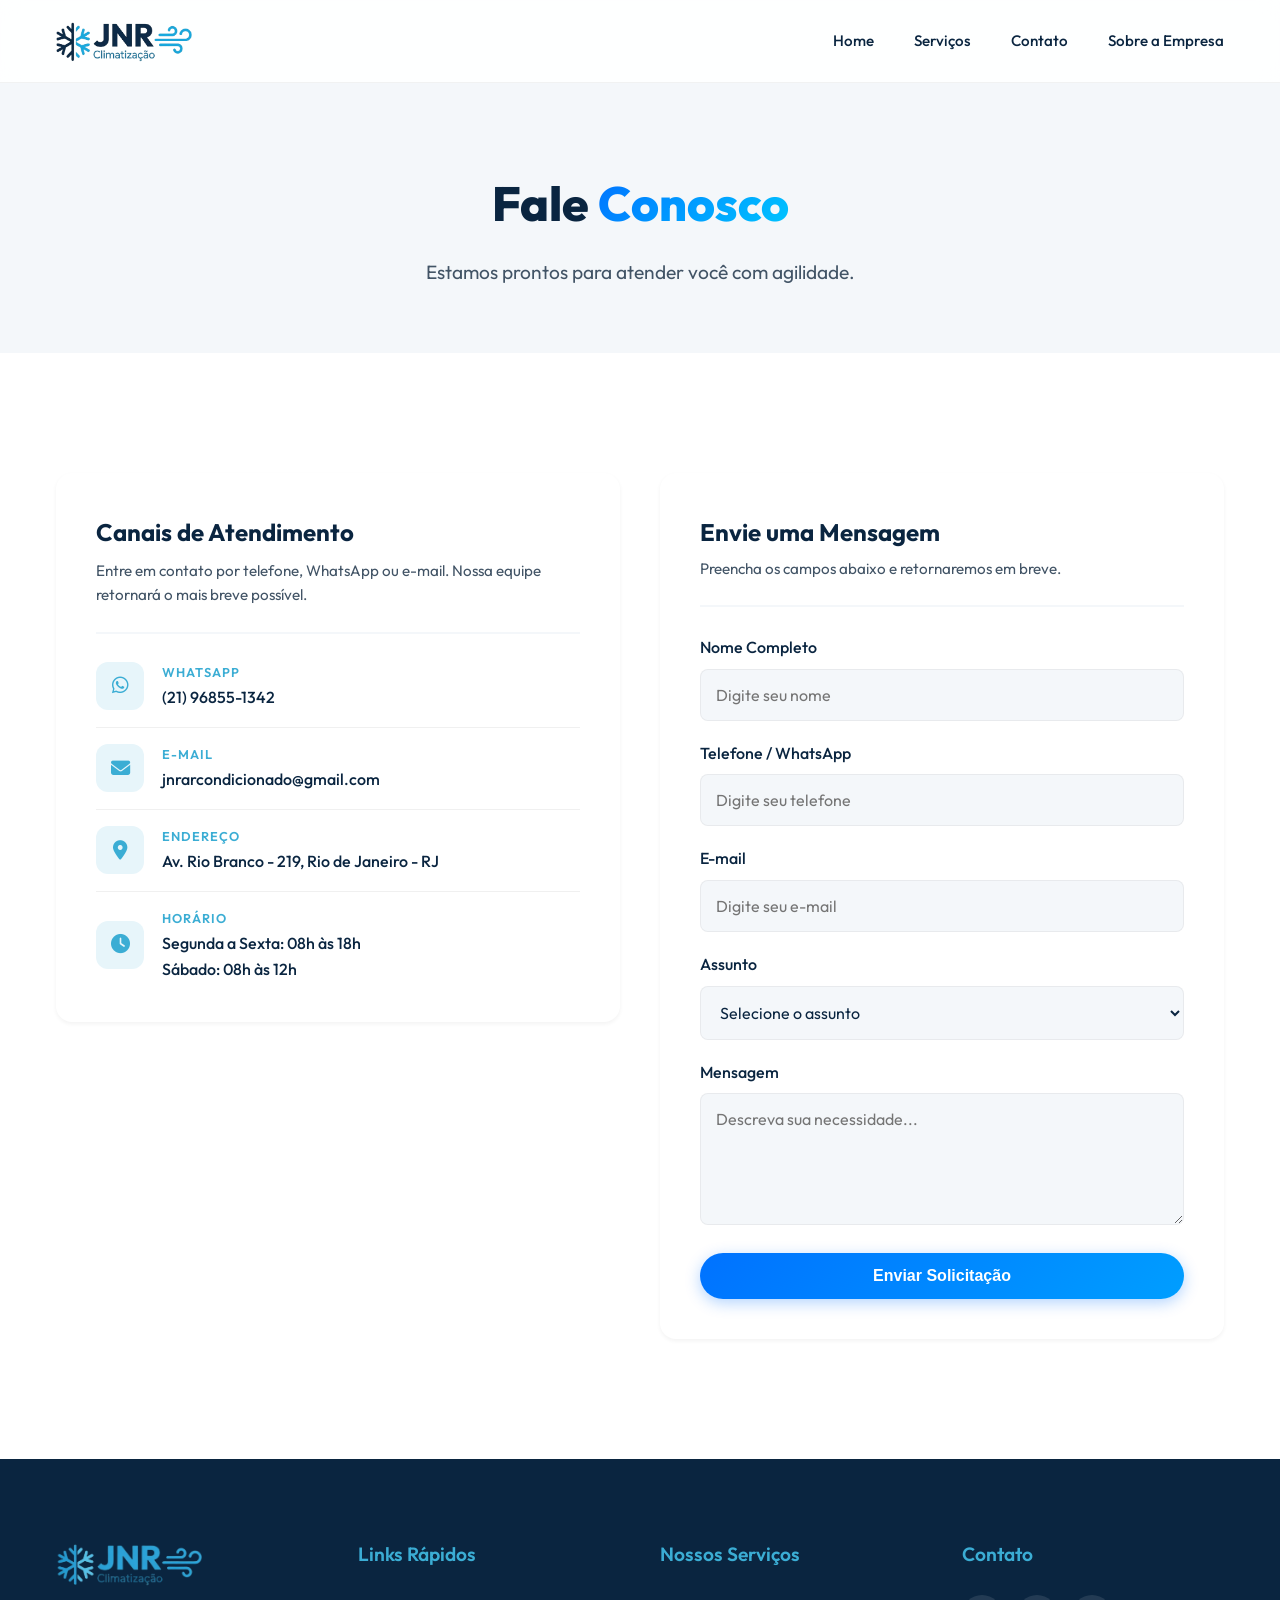
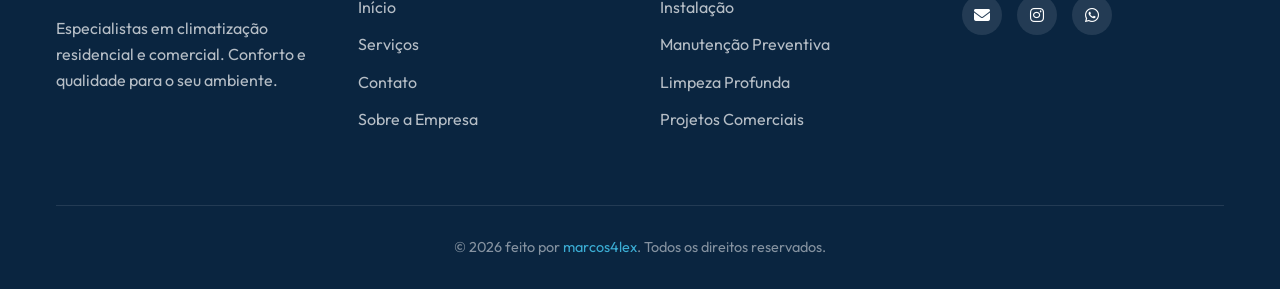
<file: contato.html>
<!DOCTYPE html>
<html lang="pt-BR">

<head>
    <meta charset="UTF-8">
    <meta name="viewport" content="width=device-width, initial-scale=1.0">
    <title>JNR Climatização</title>
    <link rel="icon" type="image/png" href="assets/logos/logo-ico.png">
    <meta name="description"
        content="Entre em contato com a Wagner Ar-Condicionado. Solicite um orçamento ou agende uma visita técnica.">

    <!-- Google Fonts -->
    <link rel="preconnect" href="https://fonts.googleapis.com">
    <link rel="preconnect" href="https://fonts.gstatic.com" crossorigin>
    <link href="https://fonts.googleapis.com/css2?family=Outfit:wght@300;400;500;600;700&display=swap" rel="stylesheet">

    <!-- CSS -->
    <link rel="stylesheet" href="css/style.css">
    <!-- FontAwesome -->
    <link rel="stylesheet" href="https://cdnjs.cloudflare.com/ajax/libs/font-awesome/6.4.0/css/all.min.css">
</head>

<body>
    <!-- Navbar -->
    <header id="header">
        <nav class="container">
            <div class="logo">
                <img src="assets/logos/logo1.png" alt="JNR Climatização"
                    style="max-height: 40px; vertical-align: middle;">
            </div>
            <div class="menu-toggle" id="mobile-menu">
                <span class="bar"></span>
                <span class="bar"></span>
                <span class="bar"></span>
            </div>
            <ul class="nav-links">
                <li><a href="index.html">Home</a></li>
                <li><a href="servicos.html">Serviços</a></li>
                <li><a href="contato.html">Contato</a></li>
                <li><a href="sobre.html">Sobre a Empresa</a></li>
            </ul>
        </nav>
    </header>

    <main>
        <!-- Page Header -->
        <section class="page-header">
            <div class="container">
                <h1>Fale <span class="text-gradient">Conosco</span></h1>
                <p>Estamos prontos para atender você com agilidade.</p>
            </div>
        </section>

        <!-- Contact Section -->
        <section id="contato-page" class="service-detail">
            <div class="container">
                <div class="contact-wrapper">
                    <div class="contact-info card">
                        <h3>Canais de Atendimento</h3>
                        <p>Entre em contato por telefone, WhatsApp ou e-mail. Nossa equipe retornará o mais breve
                            possível.</p>

                        <div class="info-item">
                            <i class="fa-brands fa-whatsapp"></i>
                            <div>
                                <h4>WhatsApp</h4>
                                <p>(21) 96855-1342</p>
                            </div>
                        </div>

                        <div class="info-item">
                            <i class="fa-solid fa-envelope"></i>
                            <div>
                                <h4>E-mail</h4>
                                <p class="company-email"></p>
                            </div>
                        </div>

                        <div class="info-item">
                            <i class="fa-solid fa-location-dot"></i>
                            <div>
                                <h4>Endereço</h4>
                                <p>Av. Rio Branco - 219, Rio de Janeiro - RJ</p>
                            </div>
                        </div>

                        <div class="info-item">
                            <i class="fa-solid fa-clock"></i>
                            <div>
                                <h4>Horário</h4>
                                <p>Segunda a Sexta: 08h às 18h</p>
                                <p>Sábado: 08h às 12h</p>
                            </div>
                        </div>
                    </div>

                    <div class="contact-form card">
                        <h3>Envie uma Mensagem</h3>
                        <p>Preencha os campos abaixo e retornaremos em breve.</p>
                        <form>
                            <div class="form-group">
                                <label>Nome Completo</label>
                                <input type="text" placeholder="Digite seu nome" required>
                            </div>
                            <div class="form-group">
                                <label>Telefone / WhatsApp</label>
                                <input type="tel" placeholder="Digite seu telefone" required>
                            </div>
                            <div class="form-group">
                                <label>E-mail</label>
                                <input type="email" placeholder="Digite seu e-mail" required>
                            </div>
                            <div class="form-group">
                                <label>Assunto</label>
                                <select required>
                                    <option value="" disabled selected>Selecione o assunto</option>
                                    <option value="manutencao">Manutenção Preventiva</option>
                                    <option value="corretiva">Manutenção Corretiva</option>
                                    <option value="instalacao">Instalação</option>
                                    <option value="higienizacao">Higienização</option>
                                    <option value="orcamento">Orçamento</option>
                                    <option value="duvida">Dúvidas</option>
                                </select>
                            </div>
                            <div class="form-group">
                                <label>Mensagem</label>
                                <textarea placeholder="Descreva sua necessidade..." rows="5" required></textarea>
                            </div>
                            <button type="submit" class="btn-primary" style="width: 100%;">Enviar Solicitação</button>
                        </form>
                    </div>
                </div>
            </div>
        </section>
    </main>

    <footer>
        <div class="container">
            <div class="footer-grid">
                <div class="footer-col">
                    <img src="assets/logos/logo2.png" alt="JNR Climatização"
                        style="max-height: 50px; margin-bottom: 20px;">
                    <p>Especialistas em climatização residencial e comercial. Conforto e qualidade para o seu ambiente.
                    </p>
                </div>
                <div class="footer-col">
                    <h4>Links Rápidos</h4>
                    <ul class="footer-links">
                        <li><a href="index.html">Início</a></li>
                        <li><a href="servicos.html">Serviços</a></li>
                        <li><a href="contato.html">Contato</a></li>
                        <li><a href="sobre.html">Sobre a Empresa</a></li>
                    </ul>
                </div>
                <div class="footer-col">
                    <h4>Nossos Serviços</h4>
                    <ul class="footer-links">
                        <li><a href="servicos.html">Instalação</a></li>
                        <li><a href="servicos.html">Manutenção Preventiva</a></li>
                        <li><a href="servicos.html">Limpeza Profunda</a></li>
                        <li><a href="servicos.html">Projetos Comerciais</a></li>
                    </ul>
                </div>
                <div class="footer-col">
                    <h4>Contato</h4>
                    <div class="social-links">
                        <a href="mailto:jnrarcondicionado@gmail.com" class="social-link" aria-label="E-mail">
                            <i class="fa-solid fa-envelope"></i>
                        </a>
                        <a href="https://www.instagram.com/jnrclimatizacaoar?igsh=a3k0N3pocHFoZ3V6" class="social-link"
                            target="_blank" rel="noopener noreferrer" aria-label="Instagram">
                            <i class="fa-brands fa-instagram"></i>
                        </a>
                        <a href="https://wa.me/5521968551342" class="social-link" target="_blank"
                            rel="noopener noreferrer" aria-label="WhatsApp">
                            <i class="fa-brands fa-whatsapp"></i>
                        </a>
                    </div>
                </div>
            </div>
            <div class="footer-bottom">
                <p>&copy; 2026 feito por <a href="https://marcos4lex.dev" target="_blank" rel="noopener noreferrer"
                        style="color: var(--color-secondary);">marcos4lex</a>. Todos os direitos reservados.</p>
            </div>
        </div>
    </footer>

    <!-- JS -->
    <script src="js/script.js"></script>
</body>

</html>
</file>
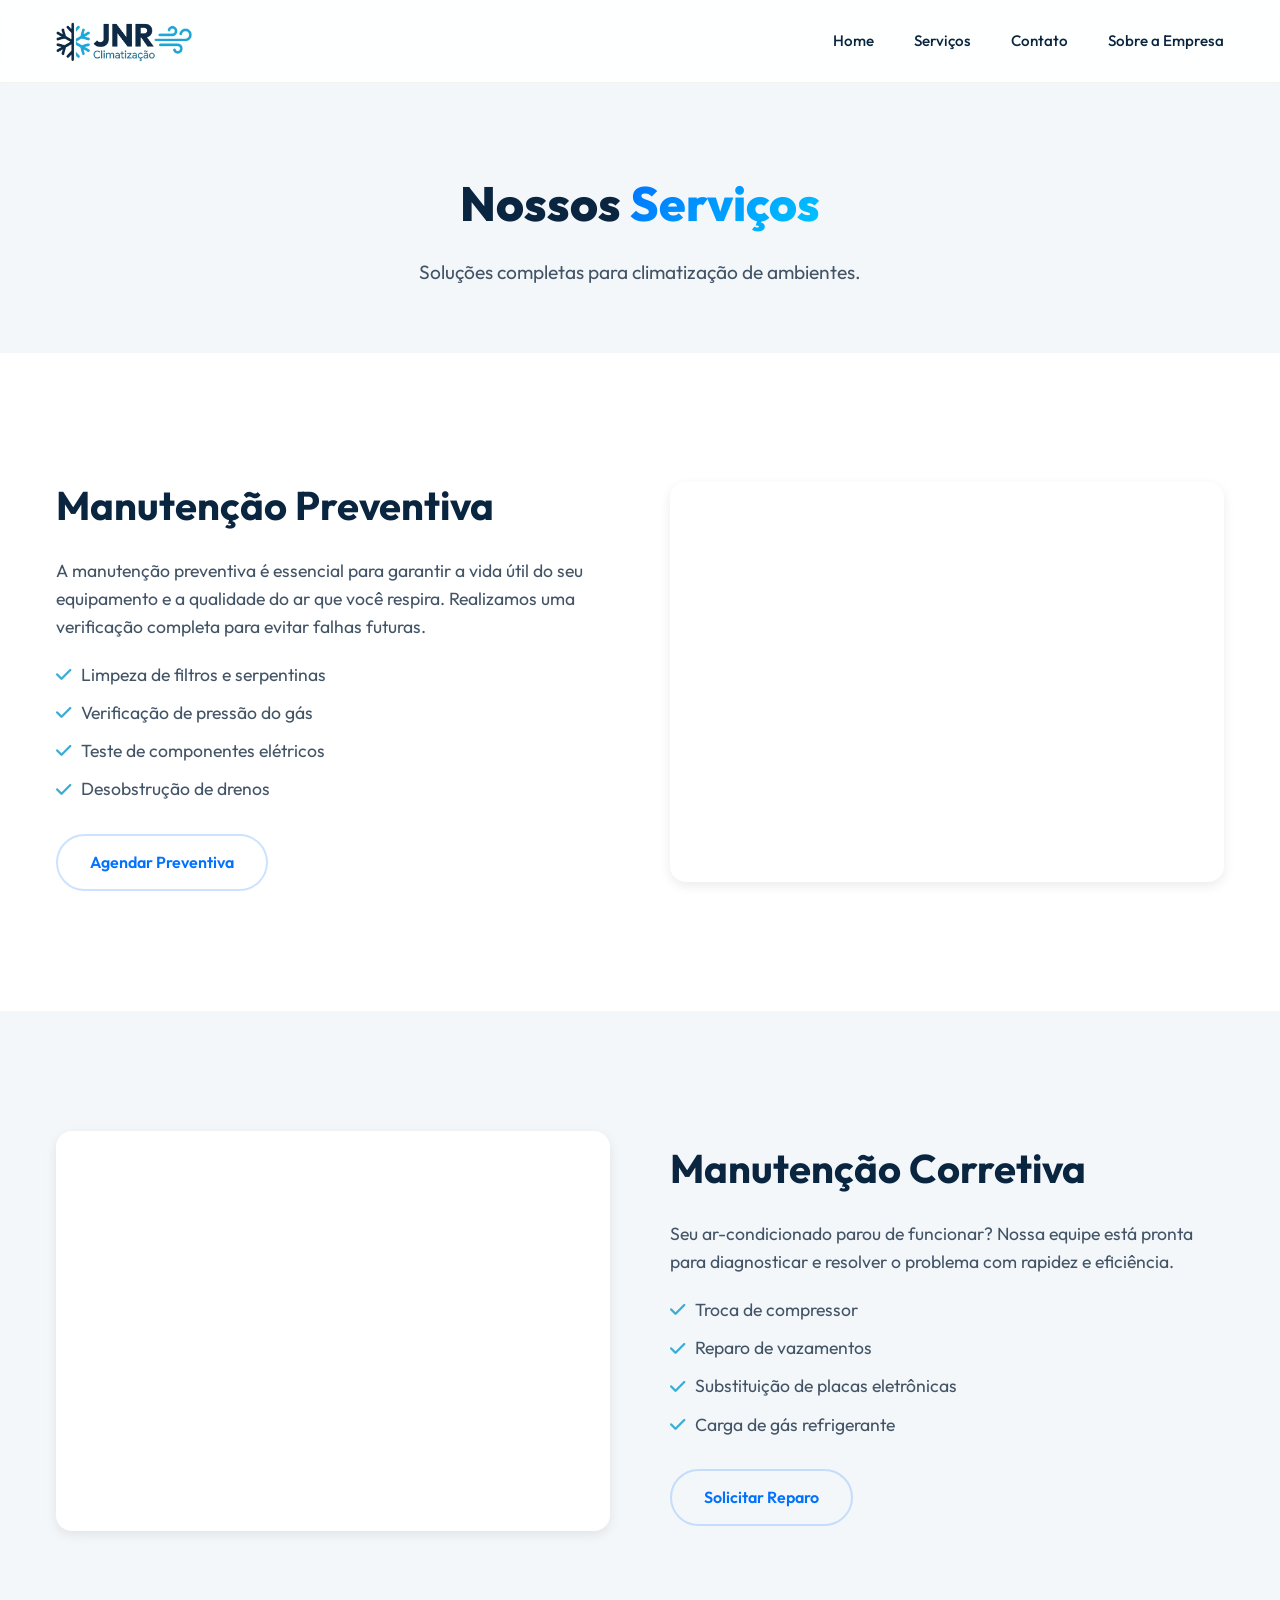
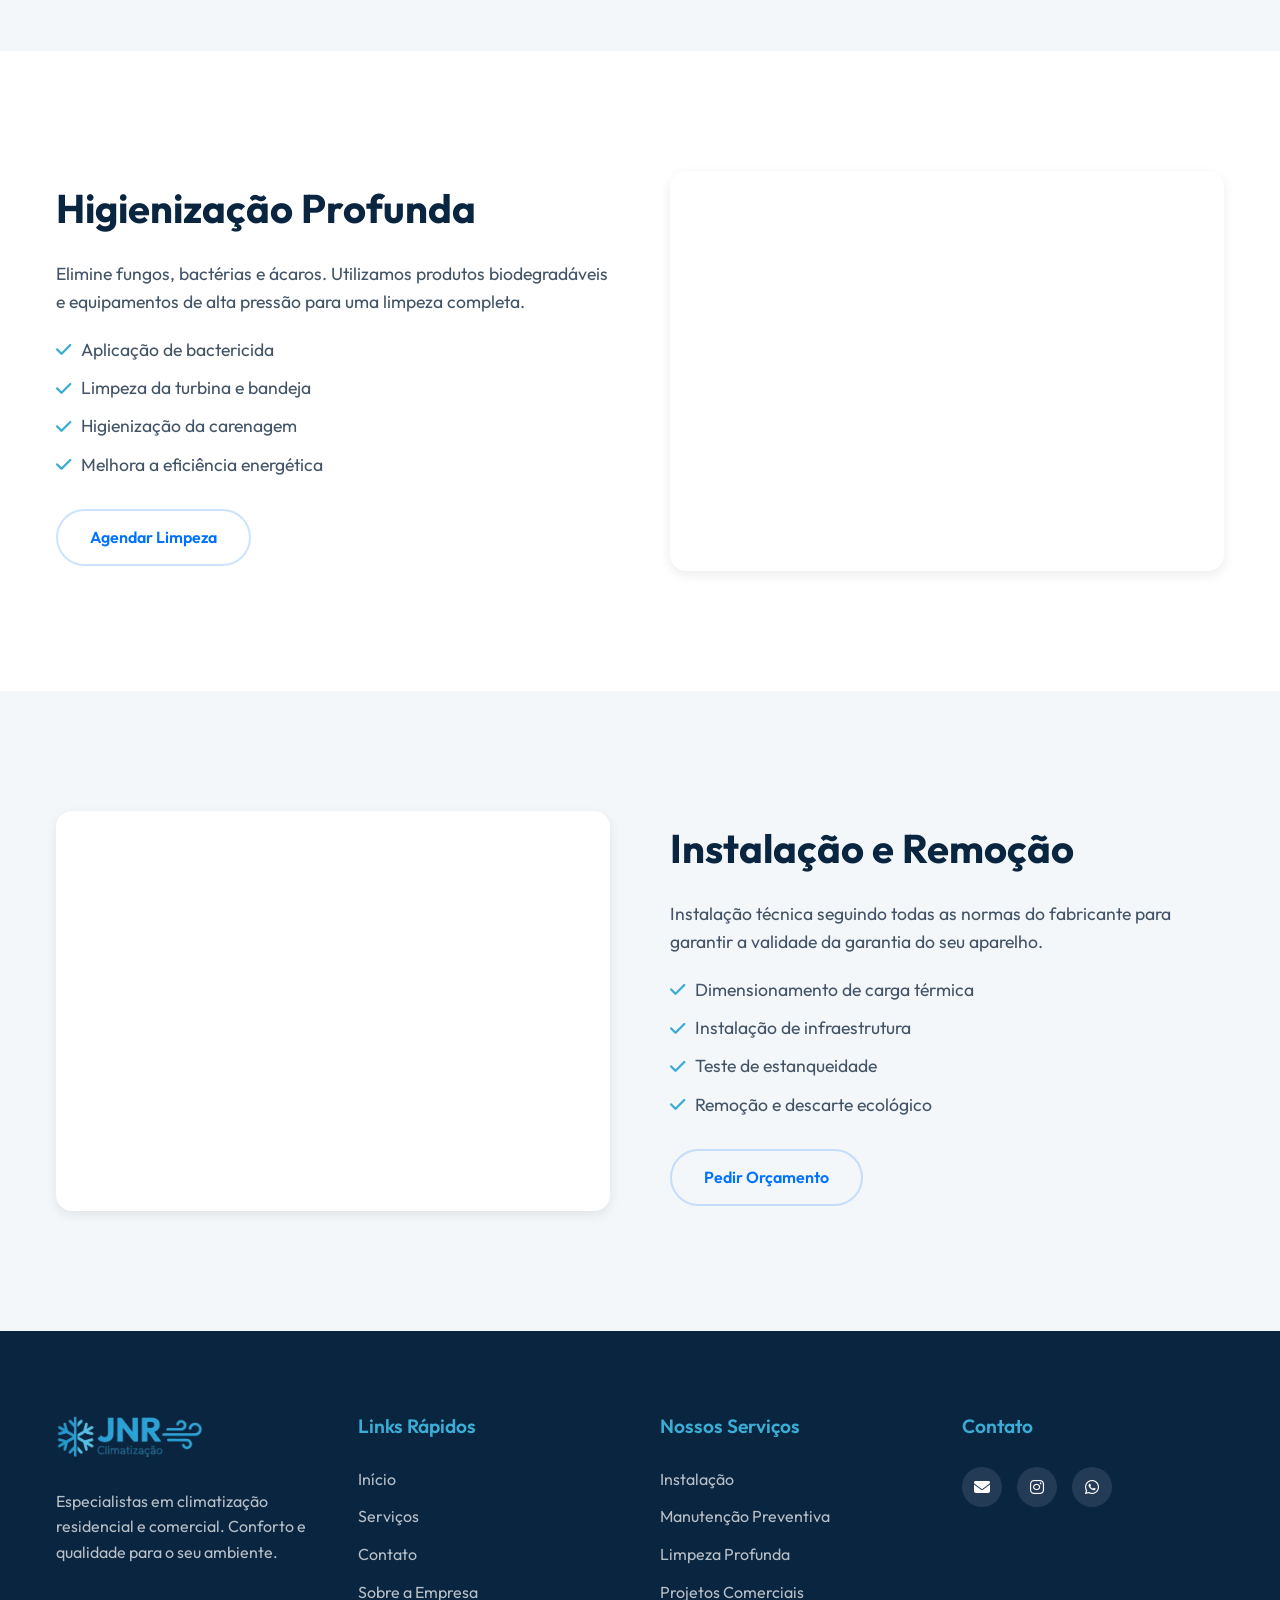
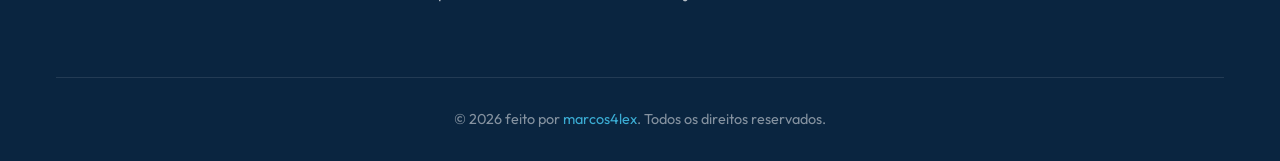
<file: servicos.html>
<!DOCTYPE html>
<html lang="pt-BR">

<head>
    <meta charset="UTF-8">
    <meta name="viewport" content="width=device-width, initial-scale=1.0">
    <title>JNR Climatização</title>
    <link rel="icon" type="image/png" href="assets/logos/logo-ico.png">
    <meta name="description"
        content="Conheça nossos serviços de manutenção, instalação e higienização de ar-condicionado.">

    <!-- Google Fonts -->
    <link rel="preconnect" href="https://fonts.googleapis.com">
    <link rel="preconnect" href="https://fonts.gstatic.com" crossorigin>
    <link href="https://fonts.googleapis.com/css2?family=Outfit:wght@300;400;500;600;700&display=swap" rel="stylesheet">

    <!-- CSS -->
    <link rel="stylesheet" href="css/style.css">
    <!-- FontAwesome -->
    <link rel="stylesheet" href="https://cdnjs.cloudflare.com/ajax/libs/font-awesome/6.4.0/css/all.min.css">
</head>

<body>
    <!-- Navbar -->
    <header id="header">
        <nav class="container">
            <div class="logo">
                <img src="assets/logos/logo1.png" alt="JNR Climatização"
                    style="max-height: 40px; vertical-align: middle;">
            </div>
            <div class="menu-toggle" id="mobile-menu">
                <span class="bar"></span>
                <span class="bar"></span>
                <span class="bar"></span>
            </div>
            <ul class="nav-links">
                <li><a href="index.html">Home</a></li>
                <li><a href="servicos.html">Serviços</a></li>
                <li><a href="contato.html">Contato</a></li>
                <li><a href="sobre.html">Sobre a Empresa</a></li>
            </ul>
        </nav>
    </header>

    <main>
        <!-- Page Header -->
        <section class="page-header">
            <div class="container">
                <h1>Nossos <span class="text-gradient">Serviços</span></h1>
                <p>Soluções completas para climatização de ambientes.</p>
            </div>
        </section>

        <!-- Preventative Maintenance -->
        <section id="preventiva" class="service-detail">
            <div class="container">
                <div class="service-content">
                    <div class="service-text">
                        <h2>Manutenção Preventiva</h2>
                        <p>A manutenção preventiva é essencial para garantir a vida útil do seu equipamento e a
                            qualidade do ar que você respira. Realizamos uma verificação completa para evitar falhas
                            futuras.</p>
                        <ul>
                            <li><i class="fa-solid fa-check"></i> Limpeza de filtros e serpentinas</li>
                            <li><i class="fa-solid fa-check"></i> Verificação de pressão do gás</li>
                            <li><i class="fa-solid fa-check"></i> Teste de componentes elétricos</li>
                            <li><i class="fa-solid fa-check"></i> Desobstrução de drenos</li>
                        </ul>
                        <a href="contato.html" class="btn-outline">Agendar Preventiva</a>
                    </div>
                    <div class="service-image card">
                        <video autoplay muted loop playsinline
                            style="width:100%;height:100%;object-fit:cover;border-radius:inherit;">
                            <source src="assets/manutencao/manutencao-preventiva.mp4" type="video/mp4">
                        </video>
                    </div>
                </div>
            </div>
        </section>

        <!-- Corrective Maintenance -->
        <section id="corretiva" class="service-detail alt-bg">
            <div class="container">
                <div class="service-content reverse">
                    <div class="service-text">
                        <h2>Manutenção Corretiva</h2>
                        <p>Seu ar-condicionado parou de funcionar? Nossa equipe está pronta para diagnosticar e resolver
                            o problema com rapidez e eficiência.</p>
                        <ul>
                            <li><i class="fa-solid fa-check"></i> Troca de compressor</li>
                            <li><i class="fa-solid fa-check"></i> Reparo de vazamentos</li>
                            <li><i class="fa-solid fa-check"></i> Substituição de placas eletrônicas</li>
                            <li><i class="fa-solid fa-check"></i> Carga de gás refrigerante</li>
                        </ul>
                        <a href="contato.html" class="btn-outline">Solicitar Reparo</a>
                    </div>
                    <div class="service-image card">
                        <video autoplay muted loop playsinline
                            style="width:100%;height:100%;object-fit:cover;border-radius:inherit;">
                            <source src="assets/manutencao/manutencao-corretiva.mp4" type="video/mp4">
                        </video>
                    </div>
                </div>
            </div>
        </section>

        <!-- Deep Cleaning -->
        <section id="higienizacao" class="service-detail">
            <div class="container">
                <div class="service-content">
                    <div class="service-text">
                        <h2>Higienização Profunda</h2>
                        <p>Elimine fungos, bactérias e ácaros. Utilizamos produtos biodegradáveis e equipamentos de alta
                            pressão para uma limpeza completa.</p>
                        <ul>
                            <li><i class="fa-solid fa-check"></i> Aplicação de bactericida</li>
                            <li><i class="fa-solid fa-check"></i> Limpeza da turbina e bandeja</li>
                            <li><i class="fa-solid fa-check"></i> Higienização da carenagem</li>
                            <li><i class="fa-solid fa-check"></i> Melhora a eficiência energética</li>
                        </ul>
                        <a href="contato.html" class="btn-outline">Agendar Limpeza</a>
                    </div>
                    <div class="service-image card">
                        <video autoplay muted loop playsinline
                            style="width:100%;height:100%;object-fit:cover;border-radius:inherit;">
                            <source src="assets/manutencao/higienizacao-profunda.mp4" type="video/mp4">
                        </video>
                    </div>
                </div>
            </div>
        </section>

        <!-- Installation -->
        <section id="instalacao" class="service-detail alt-bg">
            <div class="container">
                <div class="service-content reverse">
                    <div class="service-text">
                        <h2>Instalação e Remoção</h2>
                        <p>Instalação técnica seguindo todas as normas do fabricante para garantir a validade da
                            garantia do seu aparelho.</p>
                        <ul>
                            <li><i class="fa-solid fa-check"></i> Dimensionamento de carga térmica</li>
                            <li><i class="fa-solid fa-check"></i> Instalação de infraestrutura</li>
                            <li><i class="fa-solid fa-check"></i> Teste de estanqueidade</li>
                            <li><i class="fa-solid fa-check"></i> Remoção e descarte ecológico</li>
                        </ul>
                        <a href="contato.html" class="btn-outline">Pedir Orçamento</a>
                    </div>
                    <div class="service-image card">
                        <video autoplay muted loop playsinline
                            style="width:100%;height:100%;object-fit:cover;border-radius:inherit;">
                            <source src="assets/manutencao/instalacao-remocao.mp4" type="video/mp4">
                        </video>
                    </div>
                </div>
            </div>
        </section>
    </main>

    <footer>
        <div class="container">
            <div class="footer-grid">
                <div class="footer-col">
                    <img src="assets/logos/logo2.png" alt="JNR Climatização"
                        style="max-height: 50px; margin-bottom: 20px;">
                    <p>Especialistas em climatização residencial e comercial. Conforto e qualidade para o seu ambiente.
                    </p>
                </div>
                <div class="footer-col">
                    <h4>Links Rápidos</h4>
                    <ul class="footer-links">
                        <li><a href="index.html">Início</a></li>
                        <li><a href="servicos.html">Serviços</a></li>
                        <li><a href="contato.html">Contato</a></li>
                        <li><a href="sobre.html">Sobre a Empresa</a></li>
                    </ul>
                </div>
                <div class="footer-col">
                    <h4>Nossos Serviços</h4>
                    <ul class="footer-links">
                        <li><a href="servicos.html">Instalação</a></li>
                        <li><a href="servicos.html">Manutenção Preventiva</a></li>
                        <li><a href="servicos.html">Limpeza Profunda</a></li>
                        <li><a href="servicos.html">Projetos Comerciais</a></li>
                    </ul>
                </div>
                <div class="footer-col">
                    <h4>Contato</h4>
                    <div class="social-links">
                        <a href="mailto:jnrarcondicionado@gmail.com" class="social-link" aria-label="E-mail">
                            <i class="fa-solid fa-envelope"></i>
                        </a>
                        <a href="https://www.instagram.com/jnrclimatizacaoar?igsh=a3k0N3pocHFoZ3V6" class="social-link"
                            target="_blank" rel="noopener noreferrer" aria-label="Instagram">
                            <i class="fa-brands fa-instagram"></i>
                        </a>
                        <a href="https://wa.me/5521968551342" class="social-link" target="_blank"
                            rel="noopener noreferrer" aria-label="WhatsApp">
                            <i class="fa-brands fa-whatsapp"></i>
                        </a>
                    </div>
                </div>
            </div>
            <div class="footer-bottom">
                <p>&copy; 2026 feito por <a href="https://marcos4lex.dev" target="_blank" rel="noopener noreferrer"
                        style="color: var(--color-secondary);">marcos4lex</a>. Todos os direitos reservados.</p>
            </div>
        </div>
    </footer>

    <!-- JS -->
    <script src="js/script.js"></script>
</body>

</html>
</file>
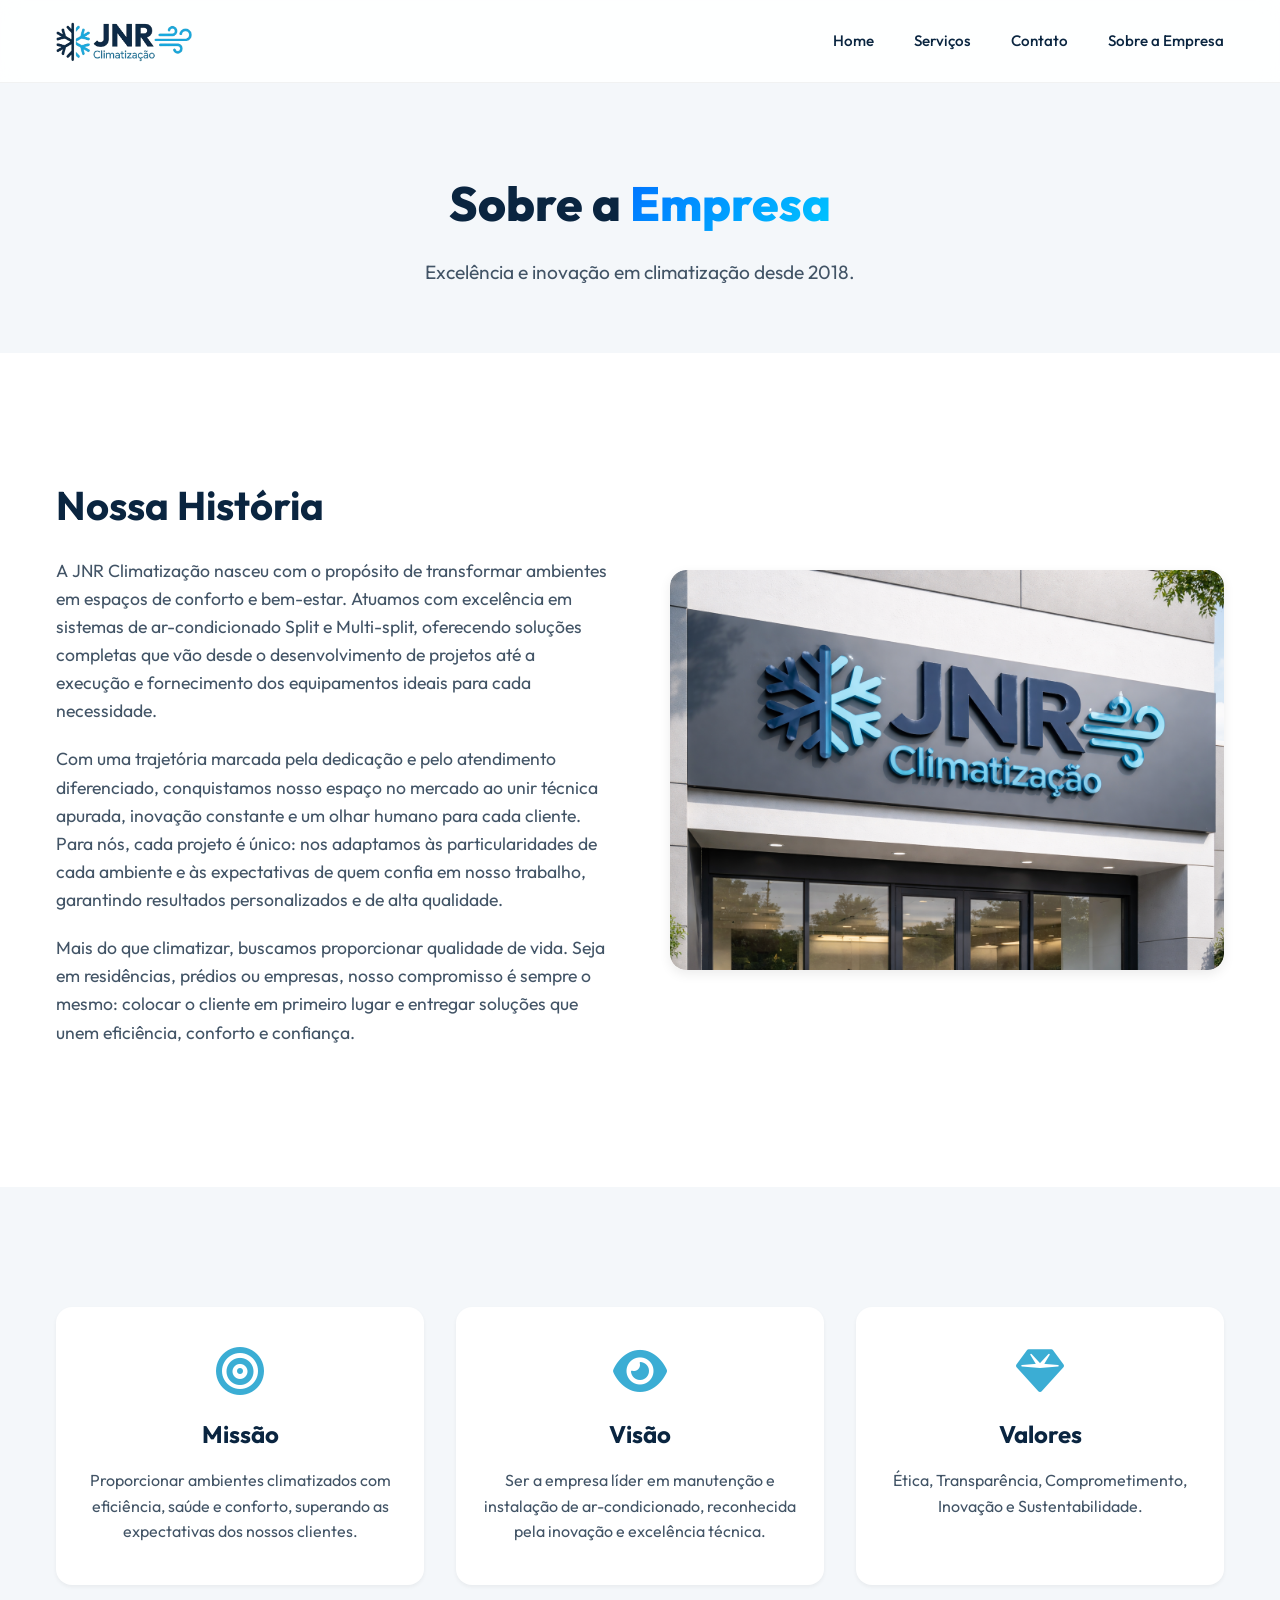
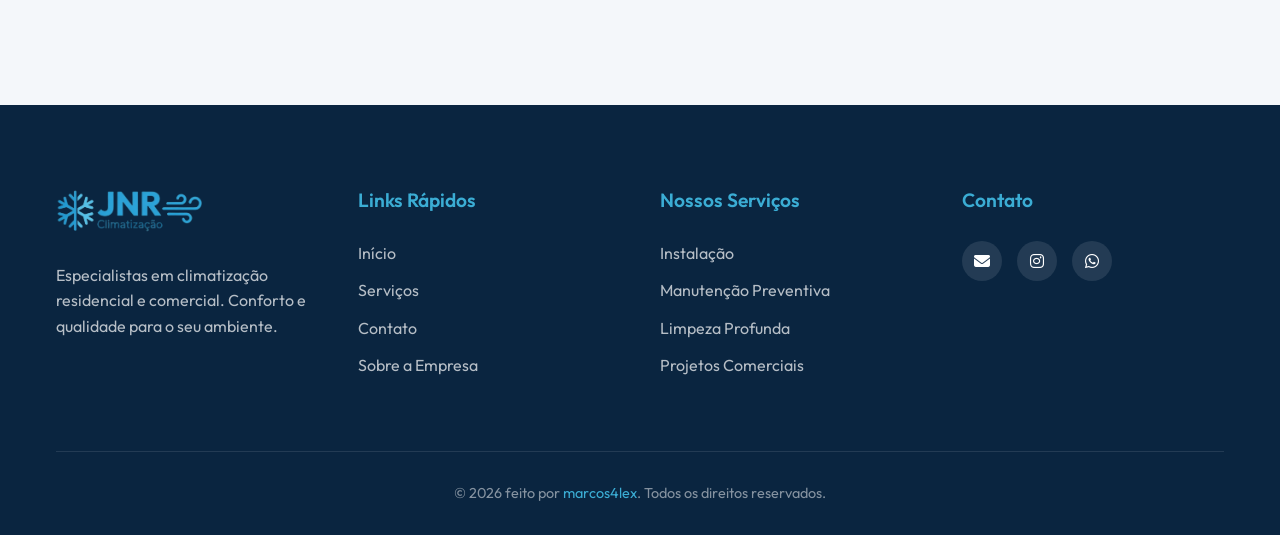
<file: sobre.html>
<!DOCTYPE html>
<html lang="pt-BR">

<head>
    <meta charset="UTF-8">
    <meta name="viewport" content="width=device-width, initial-scale=1.0">
    <title>JNR Climatização</title>
    <link rel="icon" type="image/png" href="assets/logos/logo-ico.png">
    <meta name="description" content="Conheça a história e os valores da JNR Climatização.">

    <!-- Google Fonts -->
    <link rel="preconnect" href="https://fonts.googleapis.com">
    <link rel="preconnect" href="https://fonts.gstatic.com" crossorigin>
    <link href="https://fonts.googleapis.com/css2?family=Outfit:wght@300;400;500;600;700&display=swap" rel="stylesheet">

    <!-- CSS -->
    <link rel="stylesheet" href="css/style.css">
    <!-- FontAwesome -->
    <link rel="stylesheet" href="https://cdnjs.cloudflare.com/ajax/libs/font-awesome/6.4.0/css/all.min.css">
</head>

<body>
    <!-- Navbar -->
    <header id="header">
        <nav class="container">
            <div class="logo">
                <img src="assets/logos/logo1.png" alt="JNR Climatização"
                    style="max-height: 40px; vertical-align: middle;">
            </div>
            <div class="menu-toggle" id="mobile-menu">
                <span class="bar"></span>
                <span class="bar"></span>
                <span class="bar"></span>
            </div>
            <ul class="nav-links">
                <li><a href="index.html">Home</a></li>
                <li><a href="servicos.html">Serviços</a></li>
                <li><a href="contato.html">Contato</a></li>
                <li><a href="sobre.html">Sobre a Empresa</a></li>
            </ul>
        </nav>
    </header>

    <main>
        <!-- Page Header -->
        <section class="page-header">
            <div class="container">
                <h1>Sobre a <span class="text-gradient">Empresa</span></h1>
                <p>Excelência e inovação em climatização desde 2018.</p>
            </div>
        </section>

        <!-- History Section -->
        <section id="historia" class="service-detail">
            <div class="container">
                <div class="service-content">
                    <div class="service-text">
                        <h2>Nossa História</h2>
                        <p>A JNR Climatização nasceu com o propósito de transformar ambientes em espaços de conforto e
                            bem-estar. Atuamos com excelência em sistemas de ar-condicionado Split e Multi-split,
                            oferecendo soluções completas que vão desde o desenvolvimento de projetos até a execução e
                            fornecimento dos equipamentos ideais para cada necessidade.</p>
                        <p>Com uma trajetória marcada pela dedicação e pelo atendimento diferenciado, conquistamos nosso
                            espaço no mercado ao unir técnica apurada, inovação constante e um olhar humano para cada
                            cliente. Para nós, cada projeto é único: nos adaptamos às particularidades de cada ambiente
                            e às expectativas de quem confia em nosso trabalho, garantindo resultados personalizados e
                            de alta qualidade.</p>
                        <p>Mais do que climatizar, buscamos proporcionar qualidade de vida. Seja em residências, prédios
                            ou empresas, nosso compromisso é sempre o mesmo: colocar o cliente em primeiro lugar e
                            entregar soluções que unem eficiência, conforto e confiança.</p>
                    </div>
                    <div class="service-image card" style="padding: 0;">
                        <img src="assets/fachada-loja.png" alt="Fachada da JNR Climatização"
                            style="width: 100%; height: 100%; object-fit: cover; border-radius: inherit;">
                    </div>
                </div>
            </div>
        </section>

        <!-- Mission, Vision, Values -->
        <section id="mvv" class="service-detail alt-bg">
            <div class="container">
                <div class="mvv-grid">
                    <div class="card mvv-card">
                        <i class="fa-solid fa-bullseye"></i>
                        <h3>Missão</h3>
                        <p>Proporcionar ambientes climatizados com eficiência, saúde e conforto, superando as
                            expectativas dos nossos clientes.</p>
                    </div>
                    <div class="card mvv-card">
                        <i class="fa-solid fa-eye"></i>
                        <h3>Visão</h3>
                        <p>Ser a empresa líder em manutenção e instalação de ar-condicionado, reconhecida pela inovação
                            e excelência técnica.</p>
                    </div>
                    <div class="card mvv-card">
                        <i class="fa-solid fa-gem"></i>
                        <h3>Valores</h3>
                        <p>Ética, Transparência, Comprometimento, Inovação e Sustentabilidade.</p>
                    </div>
                </div>
            </div>
        </section>
    </main>

    <footer>
        <div class="container">
            <div class="footer-grid">
                <div class="footer-col">
                    <img src="assets/logos/logo2.png" alt="JNR Climatização"
                        style="max-height: 50px; margin-bottom: 20px;">
                    <p>Especialistas em climatização residencial e comercial. Conforto e qualidade para o seu ambiente.
                    </p>
                </div>
                <div class="footer-col">
                    <h4>Links Rápidos</h4>
                    <ul class="footer-links">
                        <li><a href="index.html">Início</a></li>
                        <li><a href="servicos.html">Serviços</a></li>
                        <li><a href="contato.html">Contato</a></li>
                        <li><a href="sobre.html">Sobre a Empresa</a></li>
                    </ul>
                </div>
                <div class="footer-col">
                    <h4>Nossos Serviços</h4>
                    <ul class="footer-links">
                        <li><a href="servicos.html">Instalação</a></li>
                        <li><a href="servicos.html">Manutenção Preventiva</a></li>
                        <li><a href="servicos.html">Limpeza Profunda</a></li>
                        <li><a href="servicos.html">Projetos Comerciais</a></li>
                    </ul>
                </div>
                <div class="footer-col">
                    <h4>Contato</h4>
                    <div class="social-links">
                        <a href="mailto:jnrarcondicionado@gmail.com" class="social-link" aria-label="E-mail">
                            <i class="fa-solid fa-envelope"></i>
                        </a>
                        <a href="https://www.instagram.com/jnrclimatizacaoar?igsh=a3k0N3pocHFoZ3V6" class="social-link"
                            target="_blank" rel="noopener noreferrer" aria-label="Instagram">
                            <i class="fa-brands fa-instagram"></i>
                        </a>
                        <a href="https://wa.me/5521968551342" class="social-link" target="_blank"
                            rel="noopener noreferrer" aria-label="WhatsApp">
                            <i class="fa-brands fa-whatsapp"></i>
                        </a>
                    </div>
                </div>
            </div>
            <div class="footer-bottom">
                <p>&copy; 2026 feito por <a href="https://marcos4lex.dev" target="_blank" rel="noopener noreferrer"
                        style="color: var(--color-secondary);">marcos4lex</a>. Todos os direitos reservados.</p>
            </div>
        </div>
    </footer>

    <!-- JS -->
    <script src="js/script.js"></script>
</body>

</html>
</file>
<file: css/style.css>
:root {
    /* Color Palette - Light Theme */
    --color-primary: #0A2540;
    /* Dark Blue for Headings */
    --color-secondary: #3BADD4;
    /* Brand Blue Accent (snowflake tone) */
    --color-accent: #0072ff;
    /* Purple Accent */
    --color-text: #425466;
    /* Grey for Body Text */
    --color-bg: #FFFFFF;
    /* White Background */
    --color-bg-alt: #F4F7FA;
    /* Light Grey/Blue Background */
    --color-white: #FFFFFF;

    /* Gradients */
    --gradient-primary: linear-gradient(135deg, #0072ff 0%, #00c6ff 100%);
    --gradient-text: linear-gradient(135deg, #0A2540 0%, #0072ff 100%);

    /* Typography */
    --font-main: 'Outfit', sans-serif;

    /* Spacing */
    --spacing-sm: 8px;
    --spacing-md: 16px;
    --spacing-lg: 32px;
    --spacing-xl: 64px;
    --spacing-xxl: 120px;

    /* Effects */
    --shadow-sm: 0 2px 4px rgba(0, 0, 0, 0.05);
    --shadow-md: 0 4px 12px rgba(0, 0, 0, 0.08);
    --shadow-lg: 0 12px 24px rgba(0, 0, 0, 0.12);
    --radius-sm: 8px;
    --radius-md: 16px;
    --radius-lg: 24px;
}

* {
    margin: 0;
    padding: 0;
    box-sizing: border-box;
}

body {
    font-family: var(--font-main);
    background-color: var(--color-bg);
    color: var(--color-text);
    line-height: 1.6;
    overflow-x: hidden;
}

.container {
    max-width: 1200px;
    margin: 0 auto;
    padding: 0 var(--spacing-md);
}

a {
    text-decoration: none;
    color: inherit;
    transition: all 0.3s ease;
}

ul {
    list-style: none;
}

/* Utility Classes */
.text-gradient {
    background: var(--gradient-primary);
    -webkit-background-clip: text;
    background-clip: text;
    -webkit-text-fill-color: transparent;
}

.section-title {
    font-size: 2.5rem;
    text-align: center;
    margin-bottom: var(--spacing-lg);
    font-weight: 700;
    color: var(--color-primary);
}

.section-subtitle {
    text-align: center;
    font-size: 1.1rem;
    color: var(--color-text);
    margin-bottom: var(--spacing-xl);
    max-width: 600px;
    margin-left: auto;
    margin-right: auto;
}

.card {
    background: var(--color-white);
    padding: 40px;
    border-radius: var(--radius-md);
    box-shadow: var(--shadow-sm);
    transition: transform 0.3s ease, box-shadow 0.3s ease;
}

.card:hover {
    transform: translateY(-5px);
    box-shadow: var(--shadow-lg);
}

.alt-bg {
    background-color: var(--color-bg-alt);
}

/* Buttons */
.btn-primary {
    background: var(--gradient-primary);
    background-size: 200% auto;
    color: var(--color-white);
    padding: 14px 32px;
    border-radius: 50px;
    font-weight: 600;
    font-size: 1rem;
    border: none;
    cursor: pointer;
    display: inline-block;
    box-shadow: 0 4px 15px rgba(0, 114, 255, 0.3);
    transition: all 0.5s ease;
}

.btn-primary:hover {
    background-position: right center;
    transform: scale(1.05);
    box-shadow: 0 8px 25px rgba(0, 114, 255, 0.4);
}

.btn-outline {
    background: transparent;
    color: var(--color-accent);
    padding: 14px 32px;
    border-radius: 50px;
    font-weight: 600;
    font-size: 1rem;
    border: 2px solid rgba(0, 114, 255, 0.2);
    cursor: pointer;
    display: inline-block;
}

.btn-outline:hover {
    border-color: var(--color-accent);
    background: rgba(0, 114, 255, 0.05);
}

/* Header */
#header {
    position: fixed;
    top: 0;
    left: 0;
    width: 100%;
    z-index: 1000;
    padding: 20px 0;
    background: rgba(255, 255, 255, 0.9);
    backdrop-filter: blur(10px);
    border-bottom: 1px solid rgba(0, 0, 0, 0.05);
}

.menu-toggle {
    display: none;
    flex-direction: column;
    cursor: pointer;
}

.bar {
    width: 25px;
    height: 3px;
    background-color: var(--color-primary);
    margin: 3px 0;
    transition: 0.4s;
}

#header .container {
    display: flex;
    justify-content: space-between;
    align-items: center;
}

.logo {
    font-size: 1.5rem;
    font-weight: 800;
    color: var(--color-primary);
}

.nav-links {
    display: flex;
    gap: 40px;
    align-items: center;
    /* Fix alignment of links and button */
}

.nav-links a {
    font-weight: 500;
    color: var(--color-primary);
    font-size: 0.95rem;
}

.nav-links a:hover {
    color: var(--color-accent);
}

.nav-links a.active {
    color: var(--color-accent);
    font-weight: 700;
}

.nav-links .btn-primary {
    color: var(--color-white);
    padding: 10px 24px;
    /* Slightly smaller in nav */
}

.nav-links .btn-primary:hover {
    color: var(--color-white);
}

/* Hero Section */
#hero {
    padding: 180px 0 100px;
    background: var(--color-bg-alt);
    position: relative;
    overflow: hidden;
}

.hero-content {
    display: grid;
    grid-template-columns: 1fr 1fr;
    gap: 60px;
    align-items: center;
}

.hero-text h1 {
    font-size: 4rem;
    line-height: 1.1;
    margin-bottom: 24px;
    color: var(--color-primary);
    font-weight: 800;
}

.hero-text p {
    font-size: 1.25rem;
    color: var(--color-text);
    margin-bottom: 40px;
    max-width: 90%;
}

.hero-buttons {
    display: flex;
    gap: 20px;
}

.hero-image {
    position: relative;
}

.hero-image img {
    width: 100%;
    border-radius: var(--radius-lg);
    box-shadow: var(--shadow-lg);
    transform: perspective(1000px) rotateY(-5deg);
    transition: transform 0.5s ease;
}

.hero-image:hover img {
    transform: perspective(1000px) rotateY(0deg);
}

/* Brands Section */
#brands {
    padding: 60px 0;
    background: var(--color-white);
    border-bottom: 1px solid rgba(0, 0, 0, 0.05);
}

.brands-text {
    text-align: center;
    margin-bottom: 30px;
    color: var(--color-text);
    font-weight: 700;
}

.brands-container {
    display: flex;
    justify-content: center;
    align-items: center;
    flex-wrap: wrap;
    gap: 30px;
    opacity: 0.6;
}

.brand-item {
    font-size: 2.5rem;
    font-weight: 700;
    color: #A0AEC0;
    display: flex;
    align-items: center;
    gap: 10px;
}

/* Features/Merchandise Section */
#features {
    padding: var(--spacing-xxl) 0;
    background: var(--color-white);
}

.feature-block {
    display: grid;
    grid-template-columns: 1fr 1fr;
    gap: 80px;
    align-items: center;
    margin-bottom: 100px;
}

.feature-block.reverse {
    direction: rtl;
}

.feature-block.reverse .feature-text {
    direction: ltr;
}

.feature-text h2 {
    font-size: 3rem;
    margin-bottom: 24px;
    color: var(--color-primary);
    line-height: 1.2;
}

.feature-text p {
    font-size: 1.1rem;
    color: var(--color-text);
    margin-bottom: 30px;
}

.feature-image img {
    width: 100%;
    border-radius: var(--radius-lg);
    box-shadow: var(--shadow-md);
}

/* Services Section */
#services {
    padding: var(--spacing-xxl) 0;
    background: var(--color-bg-alt);
}

.services-grid {
    display: grid;
    grid-template-columns: repeat(auto-fit, minmax(300px, 1fr));
    gap: 30px;
}

.service-card {
    background: var(--color-white);
    padding: 40px;
    border-radius: var(--radius-md);
    box-shadow: var(--shadow-sm);
    transition: transform 0.3s ease, box-shadow 0.3s ease;
}

.service-card:hover {
    transform: translateY(-10px);
    box-shadow: var(--shadow-lg);
}

.service-icon {
    width: 60px;
    height: 60px;
    background: rgba(99, 91, 255, 0.1);
    border-radius: 12px;
    display: flex;
    align-items: center;
    justify-content: center;
    font-size: 1.5rem;
    color: var(--color-accent);
    margin-bottom: 24px;
}

.service-card h3 {
    font-size: 1.25rem;
    margin-bottom: 12px;
    color: var(--color-primary);
}

.service-card p {
    color: var(--color-text);
    font-size: 1rem;
}

/* Testimonials */
#testimonials {
    padding: var(--spacing-xxl) 0;
    background: var(--color-white);
}

.testimonial-card {
    background: var(--color-bg-alt);
    padding: 40px;
    border-radius: var(--radius-md);
    position: relative;
}

.testimonial-card p {
    font-size: 1.1rem;
    color: var(--color-primary);
    margin-bottom: 24px;
    font-style: italic;
}

.testimonial-author h4 {
    color: var(--color-primary);
    font-weight: 700;
}

.stars {
    color: #FFB400;
    margin-bottom: 16px;
}

/* CTA Section */
#cta {
    padding: 100px 0;
    background: var(--color-bg-alt);
}

.cta-box {
    background: var(--color-primary);
    border-radius: var(--radius-lg);
    padding: 55px;
    text-align: center;
    color: var(--color-white);
    position: relative;
    overflow: hidden;
}

.cta-box h2 {
    font-size: 2.5rem;
    margin-bottom: 20px;
}

.cta-box p {
    font-size: 1.2rem;
    opacity: 0.9;
    margin-bottom: 40px;
    max-width: 600px;
    margin-left: auto;
    margin-right: auto;
}

.cta-box .btn-primary {
    background: var(--color-white);
    color: var(--color-primary);
}

.cta-box .btn-primary:hover {
    box-shadow: 0 8px 25px rgba(255, 255, 255, 0.3);
}

/* Footer */
footer {
    background-color: var(--color-primary);
    color: var(--color-white);
    padding: 80px 0 30px;
    margin-top: auto;
}

.footer-grid {
    display: grid;
    grid-template-columns: repeat(auto-fit, minmax(250px, 1fr));
    gap: 40px;
    margin-bottom: 60px;
}

.footer-col h4 {
    font-size: 1.2rem;
    margin-bottom: 25px;
    color: var(--color-secondary);
    font-weight: 600;
}

.footer-col p {
    color: rgba(255, 255, 255, 0.7);
    margin-bottom: 20px;
    line-height: 1.6;
}

.footer-links li {
    margin-bottom: 12px;
}

.footer-links a {
    color: rgba(255, 255, 255, 0.7);
    transition: color 0.3s ease;
}

.footer-links a:hover {
    color: var(--color-secondary);
    padding-left: 5px;
}

.social-links {
    display: flex;
    gap: 15px;
    margin-top: 20px;
}

.social-link {
    width: 40px;
    height: 40px;
    background: rgba(255, 255, 255, 0.1);
    border-radius: 50%;
    display: flex;
    align-items: center;
    justify-content: center;
    color: var(--color-white);
    transition: all 0.3s ease;
}

.social-link:hover {
    background: var(--color-secondary);
    color: var(--color-primary);
    transform: translateY(-3px);
}

.footer-bottom {
    border-top: 1px solid rgba(255, 255, 255, 0.1);
    padding-top: 30px;
    text-align: center;
    color: rgba(255, 255, 255, 0.5);
    font-size: 0.9rem;
}

/* Page Header */
.page-header {
    padding: 165px 0 65px;
    background: var(--color-bg-alt);
    text-align: center;
}

.page-header h1 {
    font-size: 3rem;
    margin-bottom: 15px;
    color: var(--color-primary);
    font-weight: 800;
}

.page-header p {
    font-size: 1.2rem;
    color: var(--color-text);
}

/* Service Detail Sections (Secondary Pages) */
.service-detail {
    padding: var(--spacing-xxl) 0;
}

.service-content {
    display: grid;
    grid-template-columns: 1fr 1fr;
    gap: 60px;
    align-items: center;
}

.service-content.reverse {
    direction: rtl;
}

.service-content.reverse .service-text {
    direction: ltr;
}

.service-text h2 {
    font-size: 2.5rem;
    margin-bottom: 20px;
    color: var(--color-primary);
}

.service-text p {
    font-size: 1.1rem;
    color: var(--color-text);
    margin-bottom: 20px;
}

.service-text ul {
    margin-bottom: 30px;
}

.service-text ul li {
    display: flex;
    align-items: center;
    gap: 10px;
    margin-bottom: 10px;
    font-size: 1.1rem;
    color: var(--color-text);
}

.service-text ul li i {
    color: var(--color-secondary);
}

.service-image {
    height: 400px;
    display: flex;
    align-items: center;
    justify-content: center;
    font-size: 8rem;
    color: var(--color-secondary);
    background: var(--color-white);
    border-radius: var(--radius-md);
    box-shadow: var(--shadow-md);
    overflow: hidden;
    isolation: isolate;
}

/* About Page Styles */
.mvv-grid {
    display: grid;
    grid-template-columns: repeat(auto-fit, minmax(300px, 1fr));
    gap: var(--spacing-lg);
}

.mvv-card {
    text-align: center;
    padding: 40px 20px;
    background: var(--color-white);
    border-radius: var(--radius-md);
    box-shadow: var(--shadow-sm);
}

.mvv-card i {
    font-size: 3rem;
    color: var(--color-secondary);
    margin-bottom: 20px;
}

.mvv-card h3 {
    margin-bottom: 15px;
    font-size: 1.5rem;
    color: var(--color-primary);
}

.mvv-card p {
    color: var(--color-text);
}

.team-grid {
    display: grid;
    grid-template-columns: repeat(auto-fit, minmax(250px, 1fr));
    gap: var(--spacing-lg);
}

.team-card {
    text-align: center;
    padding: 30px;
    background: var(--color-white);
    border-radius: var(--radius-md);
    box-shadow: var(--shadow-sm);
}

.team-icon {
    width: 100px;
    height: 100px;
    background: rgba(99, 91, 255, 0.1);
    border-radius: 50%;
    margin: 0 auto 20px;
    display: flex;
    align-items: center;
    justify-content: center;
    font-size: 2.5rem;
    color: var(--color-accent);
}

.team-card h3 {
    margin-bottom: 5px;
    color: var(--color-primary);
}

.team-card p {
    color: var(--color-text);
    font-size: 0.9rem;
    text-transform: uppercase;
    letter-spacing: 1px;
}

/* Contact Page Styles */
.contact-wrapper {
    display: grid;
    grid-template-columns: 1fr 1fr;
    gap: 40px;
    align-items: start;
}

.contact-info {
    display: flex;
    flex-direction: column;
    gap: 0;
    background: var(--color-white);
    padding: 40px;
    border-radius: var(--radius-md);
    box-shadow: var(--shadow-sm);
}

.contact-info h3 {
    font-size: 1.5rem;
    font-weight: 700;
    color: var(--color-primary);
    margin-bottom: 8px;
}

.contact-info>p {
    font-size: 0.95rem;
    color: var(--color-text);
    margin-bottom: 28px;
    padding-bottom: 24px;
    border-bottom: 2px solid var(--color-bg-alt);
    line-height: 1.6;
}

.info-item {
    display: flex;
    align-items: center;
    gap: 18px;
    padding: 16px 0;
    border-bottom: 1px solid rgba(0, 0, 0, 0.06);
}

.info-item:first-of-type {
    padding-top: 0;
}

.info-item:last-child {
    border-bottom: none;
    padding-bottom: 0;
}

.info-item i {
    width: 48px;
    height: 48px;
    min-width: 48px;
    background: rgba(59, 173, 212, 0.12);
    border-radius: 12px;
    display: flex;
    align-items: center;
    justify-content: center;
    color: var(--color-secondary);
    font-size: 1.2rem;
}

.info-item h4 {
    margin-bottom: 3px;
    font-size: 0.8rem;
    font-weight: 600;
    text-transform: uppercase;
    letter-spacing: 0.08em;
    color: var(--color-secondary);
}

.info-item p {
    color: var(--color-primary);
    font-size: 1rem;
    font-weight: 500;
}

.contact-form {
    background: var(--color-white);
    padding: 40px;
    border-radius: var(--radius-md);
    box-shadow: var(--shadow-sm);
}

.contact-form h3 {
    font-size: 1.5rem;
    font-weight: 700;
    color: var(--color-primary);
    margin-bottom: 6px;
}

.contact-form>p {
    font-size: 0.95rem;
    color: var(--color-text);
    margin-bottom: 28px;
    padding-bottom: 24px;
    border-bottom: 2px solid var(--color-bg-alt);
}

.contact-form form {
    display: flex;
    flex-direction: column;
    gap: 20px;
}

.form-group label {
    display: block;
    margin-bottom: 8px;
    color: var(--color-primary);
    font-weight: 500;
}

.form-group input,
.form-group select,
.form-group textarea {
    width: 100%;
    padding: 15px;
    background: var(--color-bg-alt);
    border: 1px solid rgba(0, 0, 0, 0.05);
    border-radius: 8px;
    color: var(--color-primary);
    font-family: var(--font-main);
    font-size: 1rem;
    transition: all 0.3s ease;
}

.form-group input:focus,
.form-group select:focus,
.form-group textarea:focus {
    outline: none;
    border-color: var(--color-secondary);
    box-shadow: 0 0 0 3px rgba(59, 173, 212, 0.15);
    background: var(--color-white);
}

#mapa {
    padding-bottom: var(--spacing-xl);
}

.map-container {
    padding: 10px;
    background: var(--color-white);
    border-radius: var(--radius-md);
    box-shadow: var(--shadow-sm);
}

/* Responsive */
@media (max-width: 968px) {
    .hero-content {
        grid-template-columns: 1fr;
        text-align: center;
    }

    .hero-buttons {
        justify-content: center;
    }

    .hero-text h1 {
        font-size: 3rem;
    }

    .feature-block {
        grid-template-columns: 1fr;
        gap: 40px;
    }

    .feature-block.reverse {
        direction: ltr;
    }

    .service-content,
    .service-content.reverse {
        grid-template-columns: 1fr;
        gap: 40px;
    }

    /* Reorder images to top on mobile */
    .hero-image,
    .feature-image,
    .service-image {
        order: -1;
    }

    /* Reduce button size on mobile */
    .btn-primary,
    .btn-outline {
        padding: 10px 30px;
    }

    /* Mobile Optimization */
    #hero {
        padding: 120px 0 60px;
        /* Reduced padding */
    }

    .section-title {
        font-size: 2rem;
        /* Reduced font size */
        margin-bottom: 30px;
    }

    .hero-text h1 {
        font-size: 2.5rem;
        /* Reduced font size */
    }

    .hero-text p {
        font-size: 1.1rem;
    }

    #features,
    #services,
    #testimonials,
    .service-detail {
        padding: 60px 0;
        /* Reduced padding */
    }

    .page-header {
        padding: 155px 0 55px;
    }

    .contact-wrapper {
        grid-template-columns: 1fr;
    }

    /* Mobile Navigation */
    .menu-toggle {
        display: flex;
        z-index: 1001;
    }

    .nav-links {
        display: flex;
        flex-direction: column;
        position: fixed;
        top: 0;
        right: -100%;
        width: 70%;
        height: 100vh;
        background: rgba(255, 255, 255, 0.95);
        backdrop-filter: blur(10px);
        padding-top: 80px;
        transition: 0.3s ease-in-out;
        box-shadow: -5px 0 15px rgba(0, 0, 0, 0.1);
        align-items: center;
        gap: 30px;
    }

    .nav-links.active {
        right: 0;
    }

    .nav-links li {
        width: 100%;
        text-align: center;
    }

    .nav-links a {
        font-size: 1.2rem;
        display: block;
        padding: 10px;
    }

    .nav-links .btn-primary {
        margin-top: 20px;
        display: inline-block;
        width: auto;
    }

    /* Hamburger Animation */
    .menu-toggle.is-active .bar:nth-child(1) {
        transform: rotate(-45deg) translate(-5px, 6px);
    }

    .menu-toggle.is-active .bar:nth-child(2) {
        opacity: 0;
    }

    .menu-toggle.is-active .bar:nth-child(3) {
        transform: rotate(45deg) translate(-5px, -6px);
    }
}

/* Brand Logos */
.brand-logo {
    height: 35px;
    width: auto;
    object-fit: contain;
    filter: grayscale(100%);
    opacity: 0.6;
    transition: all 0.3s ease;
}

.brand-logo:hover {
    filter: grayscale(0%);
    opacity: 1;
    transform: scale(1.1);
}
</file>
